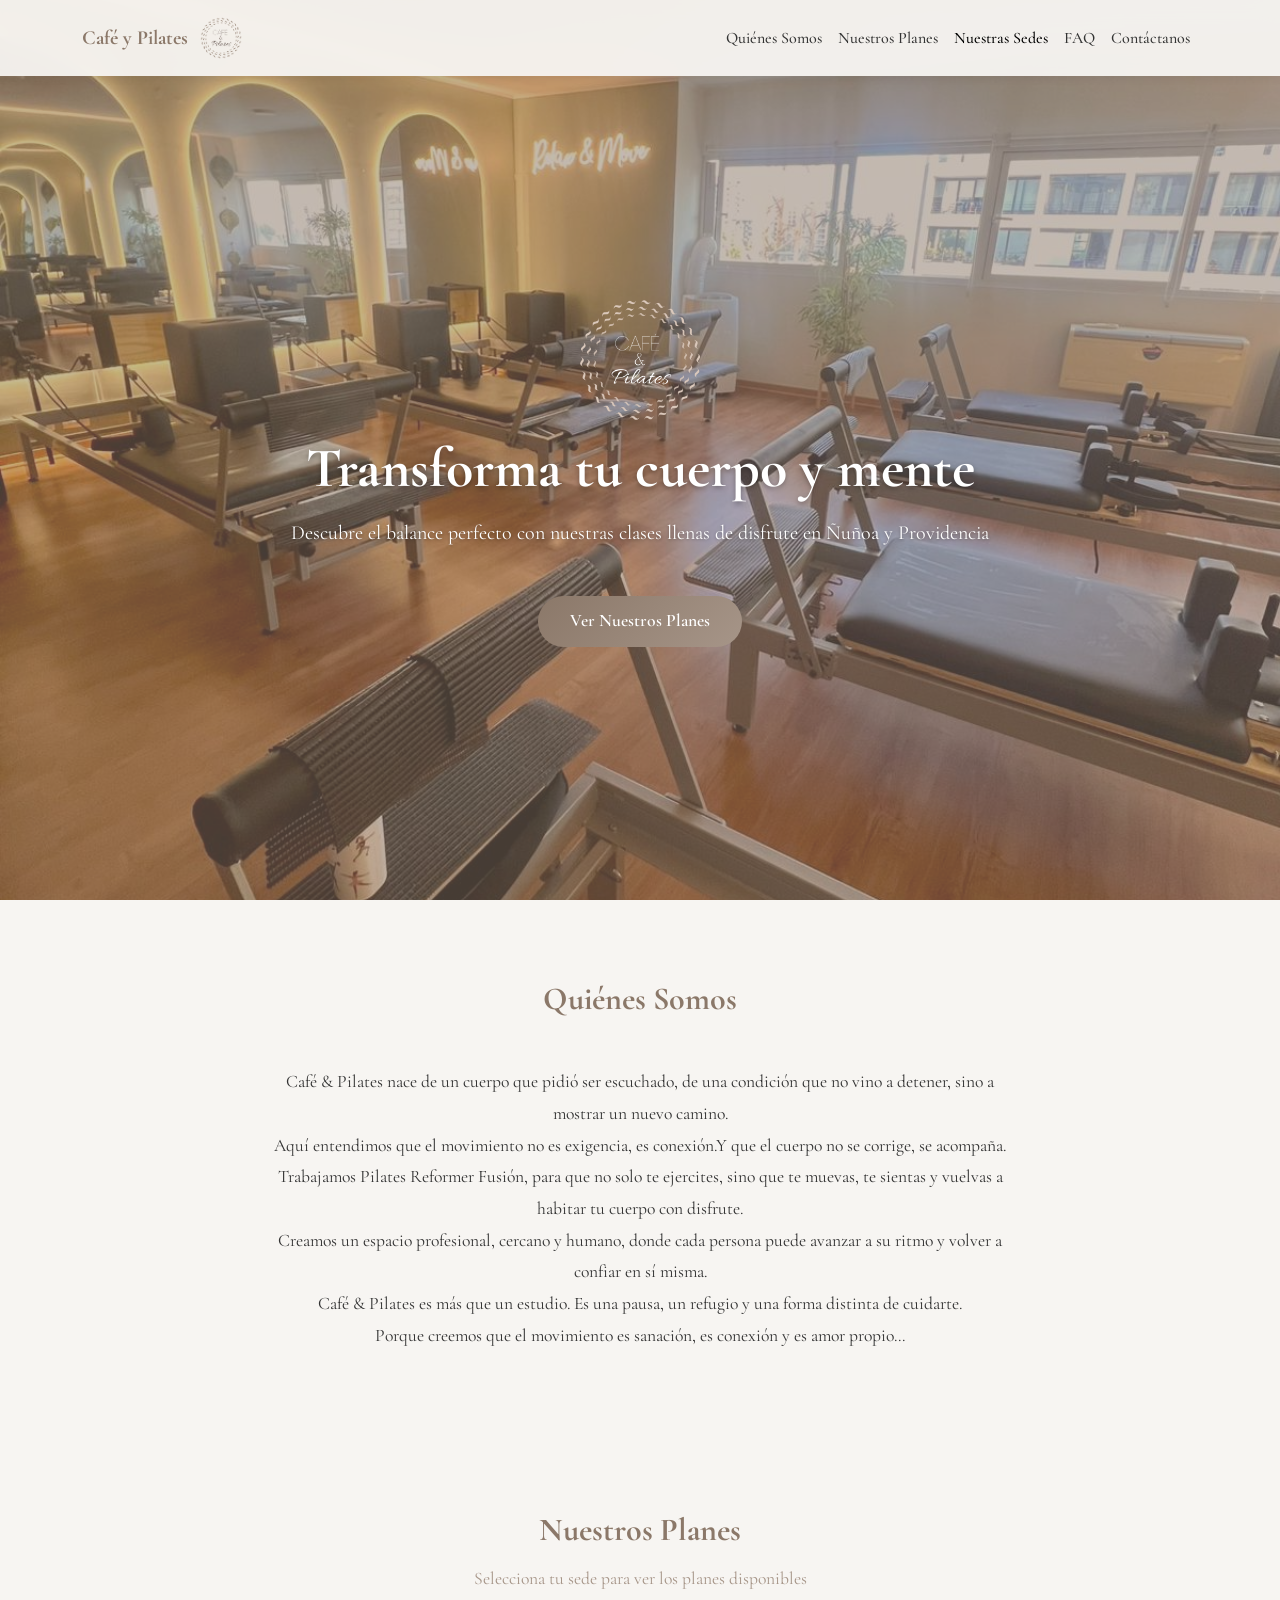
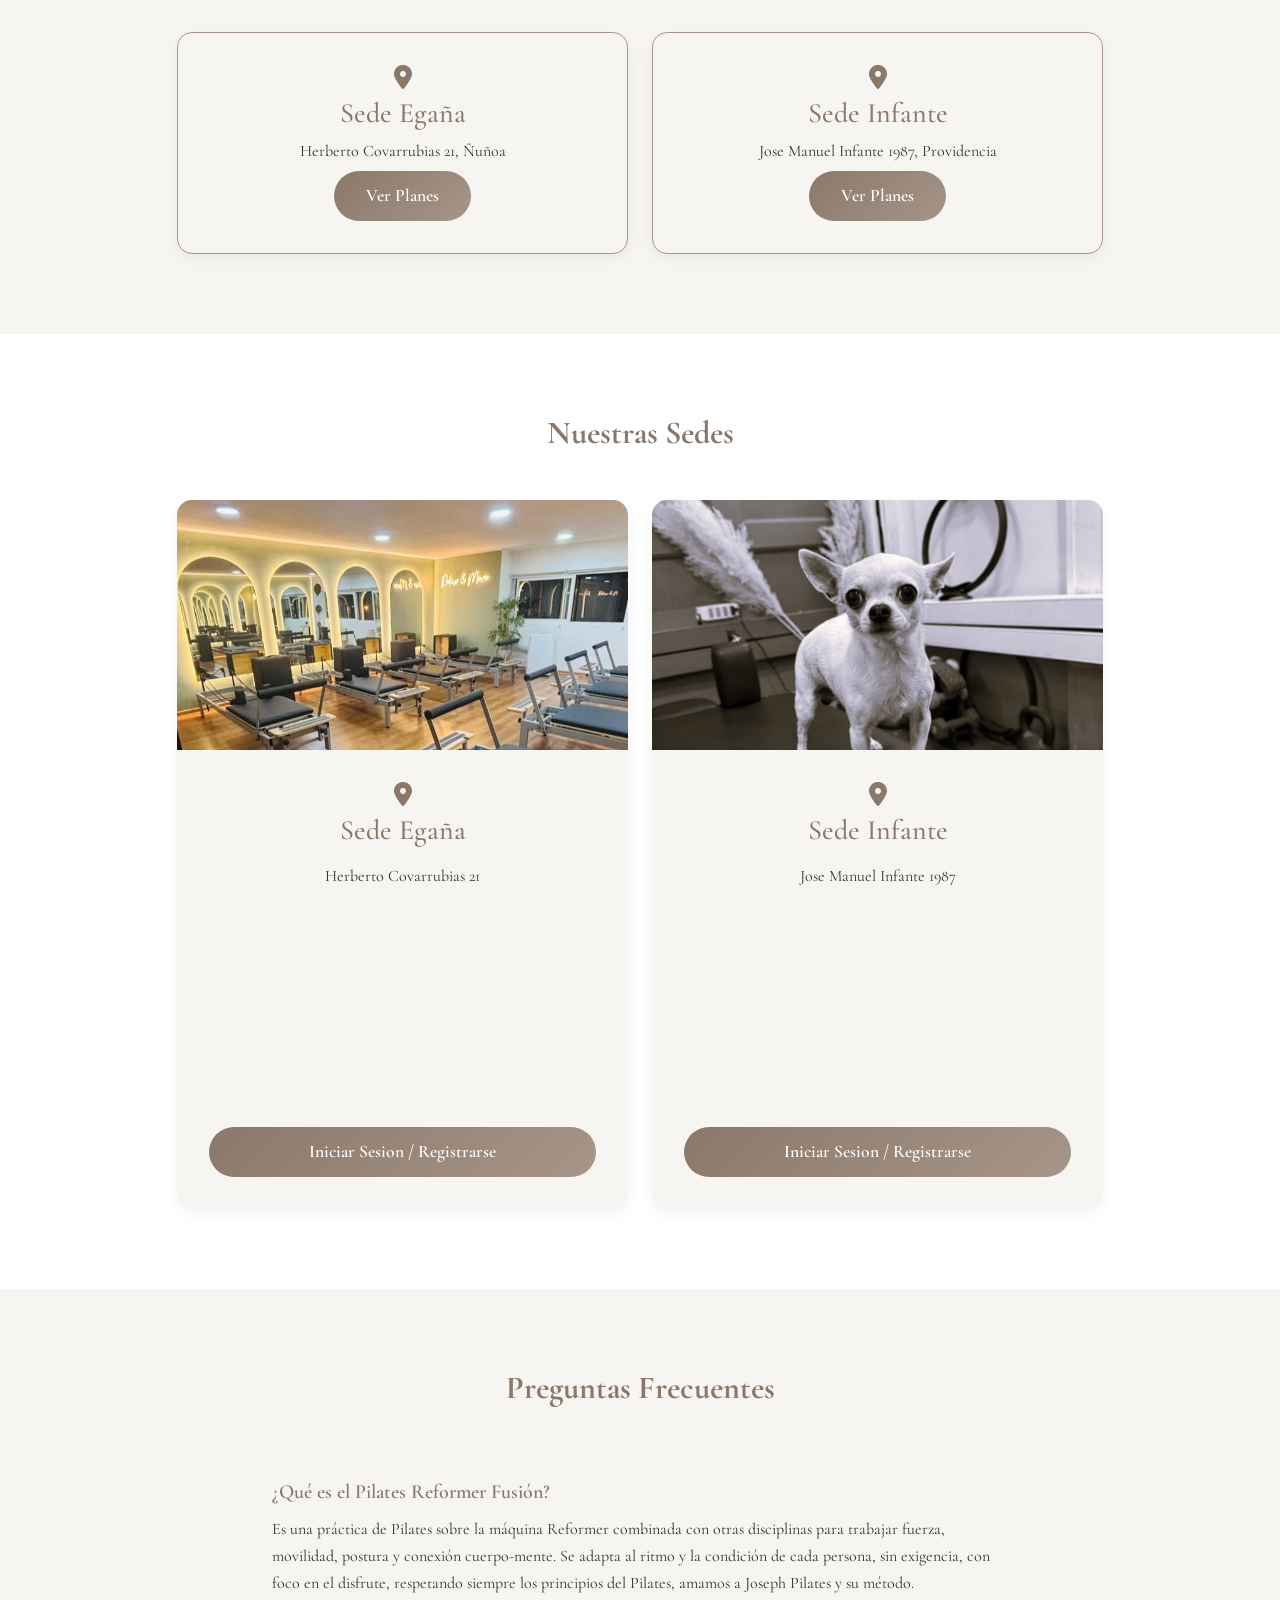
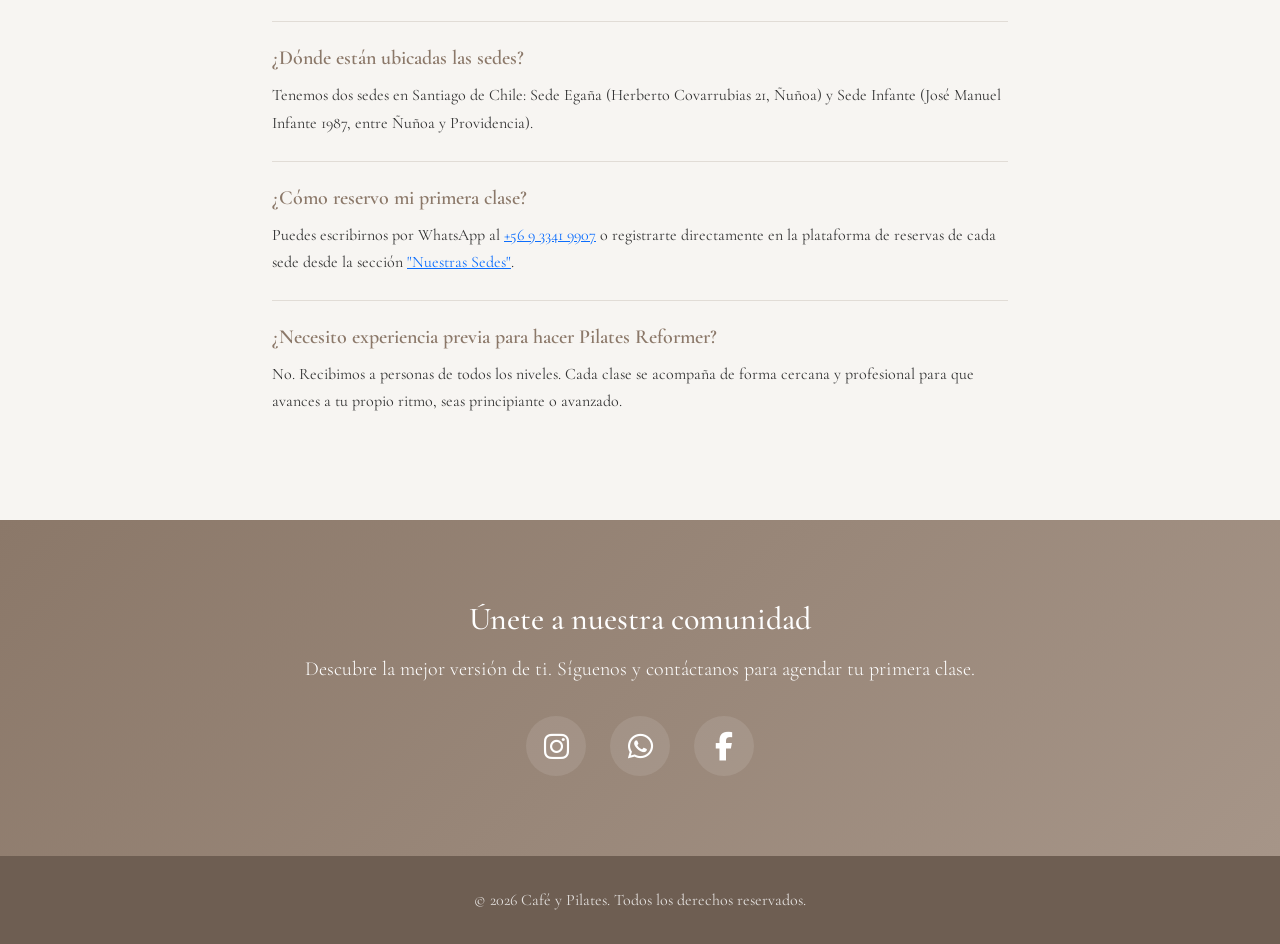
<file: cafe-pilates-landing-page/src/index.html>
<!DOCTYPE html>
<html lang="es">

<head>
    <meta charset="UTF-8">
    <meta name="viewport" content="width=device-width, initial-scale=1.0">
    <title>Clases de Pilates Reformer en Santiago | Café y Pilates</title>

    <!-- Meta SEO Básico -->
    <meta name="description"
        content="Descubre el equilibrio con clases de Pilates Reformer en Café y Pilates. Sedes ubicadas en Ñuñoa (Egaña) y Providencia (Infante). ¡Reserva tu clase hoy!">
    <meta name="keywords"
        content="pilates reformer, clases de pilates, pilates santiago, pilates providencia, pilates ñuñoa, estudio de pilates, bienestar, salud">
    <meta name="robots" content="index, follow">
    <meta name="author" content="Café y Pilates">
    <meta name="theme-color" content="#8b7869">

    <!-- Open Graph / Redes Sociales (Facebook, WhatsApp, etc) -->
    <meta property="og:type" content="website">
    <meta property="og:locale" content="es_CL">
    <meta property="og:site_name" content="Café y Pilates">
    <meta property="og:title" content="Café y Pilates | Estudio de Pilates Reformer">
    <meta property="og:description"
        content="Transforma tu cuerpo y mente con nuestras clases de Pilates Reformer en Ñuñoa y Providencia.">
    <!-- Reemplaza la URL por tu dominio real -->
    <meta property="og:url" content="https://www.cafeypilates.cl/">
    <!-- TODO: subir una imagen real de portada 1200x630 a assets/img/og-cover.jpg -->
    <meta property="og:image" content="https://www.cafeypilates.cl/assets/img/og-cover.jpg">
    <meta property="og:image:width" content="1200">
    <meta property="og:image:height" content="630">

    <!-- Twitter Cards -->
    <meta name="twitter:card" content="summary_large_image">
    <meta name="twitter:title" content="Café y Pilates | Pilates Reformer en Santiago">
    <meta name="twitter:description"
        content="Clases de Pilates Reformer en Ñuñoa (Egaña) y Providencia (Infante). ¡Reserva tu clase hoy!">
    <meta name="twitter:image" content="https://www.cafeypilates.cl/assets/img/og-cover.jpg">

    <link rel="icon" type="image/png" href="assets/img/logo-brown-bg.png">
    <!-- Define la URL canónica -->
    <link rel="canonical" href="https://www.cafeypilates.cl/">

    <!-- Google Fonts -->
    <link rel="preconnect" href="https://fonts.googleapis.com">
    <link rel="preconnect" href="https://fonts.gstatic.com" crossorigin>
    <link href="https://fonts.googleapis.com/css2?family=Cormorant+Garamond:wght@300;400;500;600;700&display=swap"
        rel="stylesheet">

    <!-- Bootstrap 5.3 CSS -->
    <link href="https://cdn.jsdelivr.net/npm/bootstrap@5.3.3/dist/css/bootstrap.min.css" rel="stylesheet">

    <!-- Font Awesome -->
    <link rel="stylesheet" href="https://cdnjs.cloudflare.com/ajax/libs/font-awesome/6.4.0/css/all.min.css">

    <!-- Custom CSS -->
    <link rel="stylesheet" href="css/reset.css?v=1.1">
    <link rel="stylesheet" href="css/variables.css?v=1.1">
    <link rel="stylesheet" href="css/style.css?v=1.14">
    <script>
        !function(f,b,e,v,n,t,s)
        {if(f.fbq)return;n=f.fbq=function(){n.callMethod?
        n.callMethod.apply(n,arguments):n.queue.push(arguments)};
        if(!f._fbq)f._fbq=n;n.push=n;n.loaded=!0;n.version='2.0';
        n.queue=[];t=b.createElement(e);t.async=!0;
        t.src=v;s=b.getElementsByTagName(e)[0];
        s.parentNode.insertBefore(t,s)}(window, document,'script',
        'https://connect.facebook.net/en_US/fbevents.js');
        fbq('init', '359801998736658');
        fbq('track', 'PageView');
    </script>
    <noscript><img height="1" width="1" style="display:none" src="https://www.facebook.com/tr?id=359801998736658&ev=PageView&noscript=1"/>
    </noscript>
</head>

<body data-bs-spy="scroll" data-bs-target="#mainNavbar" data-bs-root-margin="0px 0px -40%" data-bs-smooth-scroll="true"
    tabindex="0">

    <!-- Navigation -->
    <nav id="mainNavbar" class="navbar navbar-expand-lg navbar-custom fixed-top">
        <div class="container">
            <a class="navbar-brand fw-bold d-flex align-items-center" href="#inicio" style="color: var(--primary-color);">
                Café y Pilates
                <img src="assets/img/logo-for-light-bg.png" alt="Café y Pilates Logo" height="50" class="ms-2">
            </a>
            <button class="navbar-toggler border-0 shadow-none" type="button" data-bs-toggle="collapse"
                data-bs-target="#navbarNav" aria-controls="navbarNav" aria-expanded="false"
                aria-label="Toggle navigation">
                <i class="fa-solid fa-bars" style="color: var(--primary-color); font-size: 1.5rem;"></i>
            </button>
            <div class="collapse navbar-collapse" id="navbarNav">
                <ul class="navbar-nav ms-auto">
                    <li class="nav-item">
                        <a class="nav-link" href="#nosotros">Quiénes Somos</a>
                    </li>
                    <li class="nav-item">
                        <a class="nav-link" href="#planes">Nuestros Planes</a>
                    </li>
                    <li class="nav-item">
                        <a class="nav-link" href="#sedes">Nuestras Sedes</a>
                    </li>
                    <li class="nav-item">
                        <a class="nav-link" href="#faq">FAQ</a>
                    </li>
                    <li class="nav-item">
                        <a class="nav-link" href="#contacto">Contáctanos</a>
                    </li>
                </ul>
            </div>
        </div>
    </nav>

    <!-- Hero Section -->
    <section class="hero" id="inicio">
        <div class="container">
            <!-- Logon overlaying the hero image -->
            <img src="assets/img/logo-dark-for-bg.png" alt="Café y Pilates Logo" class="hero-logo"
                width="400" height="150"
                onerror="this.onerror=null; this.src='https://placehold.co/400x150/ffffff/8b7869?text=Cafe+y+Pilates';">

            <h1>Transforma tu cuerpo y mente</h1>
            <p>Descubre el balance perfecto con nuestras clases llenas de disfrute en Ñuñoa y Providencia</p>
            <a href="#planes" class="btn btn-primary-custom mt-3">Ver Nuestros Planes</a>
        </div>
    </section>

    <!-- Quiénes Somos -->
    <section id="nosotros" class="fade-in-section">
        <div class="container">
            <h2 class="section-title">Quiénes Somos</h2>
            <div class="row justify-content-center">
                <div class="col-lg-8 text-center about-text">
                    <p>Café & Pilates nace de un cuerpo que pidió ser escuchado, de una condición que no vino a detener,
                        sino a mostrar un nuevo camino.</p>
                    <p>Aquí entendimos que el movimiento no es exigencia, es conexión.Y que el cuerpo no se corrige, se
                        acompaña.</p>
                    <p>Trabajamos Pilates Reformer Fusión, para que no solo te ejercites, sino que te muevas, te sientas
                        y vuelvas a habitar tu cuerpo con disfrute.</p>
                    <p>Creamos un espacio profesional, cercano y humano, donde cada persona puede avanzar a su ritmo y
                        volver a confiar en sí misma.</p>
                    <p>Café & Pilates es más que un estudio. Es una pausa, un refugio y una forma distinta de cuidarte.
                    </p>
                    <p>Porque creemos que el movimiento es sanación, es conexión y es amor propio...</p>
                </div>
            </div>
        </div>
    </section>

    <!-- Nuestros Planes -->
    <section id="planes" class="fade-in-section">
        <div class="container">
            <h2 class="section-title">Nuestros Planes</h2>
            <p class="text-center planes-intro">Selecciona tu sede para ver los planes disponibles</p>
            <div class="row g-4 justify-content-center">
                <!-- Sede Egaña -->
                <div class="col-md-5">
                    <div class="sede-select-card" role="button" data-sede="egana" tabindex="0"
                        aria-label="Ver planes Sede Egaña">
                        <div class="sede-select-content">
                            <i class="fa-solid fa-location-dot"></i>
                            <h3>Sede Egaña</h3>
                            <p>Herberto Covarrubias 21, Ñuñoa</p>
                            <span class="btn btn-primary-custom mt-2">Ver Planes </span>
                        </div>
                    </div>
                </div>
                <!-- Sede Infante -->
                <div class="col-md-5">
                    <div class="sede-select-card" role="button" data-sede="infante" tabindex="0"
                        aria-label="Ver planes Sede Infante">
                        <div class="sede-select-content">
                            <i class="fa-solid fa-location-dot"></i>
                            <h3>Sede Infante</h3>
                            <p>Jose Manuel Infante 1987, Providencia</p>
                            <span class="btn btn-primary-custom mt-2">Ver Planes</span>
                        </div>
                    </div>
                </div>
            </div>
        </div>
    </section>

    <!-- Overlay Planes Sede Infante -->
    <div id="overlay-infante" class="planes-overlay" aria-hidden="true">
        <div class="container planes-overlay-inner">
            <button class="btn-volver" data-close-overlay aria-label="Volver">
                <i class="fa-solid fa-arrow-left me-2"></i>Volver
            </button>
            <h2 class="section-title">Sede Infante</h2>
            <p class="text-center planes-intro mb-4">Jose Manuel Infante 1987, Providencia</p>
            <div class="row g-4 justify-content-center">
                <div class="col-md-4">
                    <div class="plan-card">
                        <h3>4 Clases</h3>
                        <p class="duration">Mensual (31 días) - 4 Clases por mes</p>
                        <div class="plan-price"><span class="new-price">$41.141</span></div>
                        <a href="https://www.webpay.cl/form-pay/401543"
                            class="btn btn-primary-custom w-100" target="_blank"
                            onclick="fbq('track', 'Lead', {value: 41141, currency: 'CLP', content_name: '4 Clases - Sede Infante'});">Elegir Plan</a>
                    </div>
                </div>
                <div class="col-md-4">
                    <div class="plan-card">
                        <div class="badge-top">Popular</div>
                        <h3>8 Clases</h3>
                        <p class="duration">Mensual (31 días) - 8 Clases por mes</p>
                        <div class="plan-price"><span class="new-price">$67.889</span></div>
                        <a href="https://www.webpay.cl/form-pay/401544"
                            class="btn btn-primary-custom w-100" target="_blank"
                            onclick="fbq('track', 'Lead', {value: 67889, currency: 'CLP', content_name: '8 Clases - Sede Infante'});">Elegir Plan</a>
                    </div>
                </div>
                <div class="col-md-4">
                    <div class="plan-card">
                        <h3>12 Clases</h3>
                        <p class="duration">Mensual (31 días) - 12 Clases por mes</p>
                        <div class="plan-price"><span class="new-price">$92.580</span></div>
                        <a href="https://www.webpay.cl/form-pay/401547"
                            class="btn btn-primary-custom w-100" target="_blank"
                            onclick="fbq('track', 'Lead', {value: 92580, currency: 'CLP', content_name: '12 Clases - Sede Infante'});">Elegir Plan</a>
                    </div>
                </div>
            </div>
            <p class="comprobante-banner text-center mt-4" data-sede="Sede Infante">
                Una vez adquirido el Plan, envíanos un mensaje a nuestro
                <a href="https://wa.me/56933419907?text=Hola!%20He%20comprado%20un%20plan%20en%20Sede%20Infante" target="_blank" rel="noopener">Whatsapp</a>
                para activarlo
            </p>
        </div>
    </div>

    <!-- Overlay Planes Sede Egaña -->
    <div id="overlay-egana" class="planes-overlay" aria-hidden="true">
        <div class="container planes-overlay-inner">
            <button class="btn-volver" data-close-overlay aria-label="Volver">
                <i class="fa-solid fa-arrow-left me-2"></i>Volver
            </button>
            <h2 class="section-title">Sede Egaña</h2>
            <p class="text-center planes-intro mb-4">Herberto Covarrubias 21, Ñuñoa</p>
            <div class="row g-4 justify-content-center">
                <div class="col-md-4">
                    <div class="plan-card">
                        <h3>4 Clases</h3>
                        <p class="duration">Mensual (31 días) - 4 Clases por mes</p>
                        <div class="plan-price"><span class="new-price">$41.141</span></div>
                        <a href="https://www.webpay.cl/form-pay/401549"
                            class="btn btn-primary-custom w-100" target="_blank"
                            onclick="fbq('track', 'Lead', {value: 41141, currency: 'CLP', content_name: '4 Clases - Sede Egaña'});">Elegir Plan</a>
                    </div>
                </div>
                <div class="col-md-4">
                    <div class="plan-card">
                        <div class="badge-top">Popular</div>
                        <h3>8 Clases</h3>
                        <p class="duration">Mensual (31 días) - 8 Clases por mes</p>
                        <div class="plan-price"><span class="new-price">$72.004</span></div>
                        <a href="https://www.webpay.cl/form-pay/401550"
                            class="btn btn-primary-custom w-100" target="_blank"
                            onclick="fbq('track', 'Lead', {value: 72004, currency: 'CLP', content_name: '8 Clases - Sede Egaña'});">Elegir Plan</a>
                    </div>
                </div>
                <div class="col-md-4">
                    <div class="plan-card">
                        <h3>12 Clases</h3>
                        <p class="duration">Mensual (31 días) - 12 Clases por mes</p>
                        <div class="plan-price"><span class="new-price">$99.781</span></div>
                        <a href="https://www.webpay.cl/form-pay/401553"
                            class="btn btn-primary-custom w-100" target="_blank"
                            onclick="fbq('track', 'Lead', {value: 99781, currency: 'CLP', content_name: '12 Clases - Sede Egaña'});">Elegir Plan</a>
                    </div>
                </div>
            </div>
            <p class="comprobante-banner text-center mt-4" data-sede="Sede Egaña">
                Una vez adquirido el Plan, envíanos un mensaje a nuestro
                <a href="https://wa.me/56933419907?text=Hola!%20He%20comprado%20un%20plan%20en%20Sede%20Ega%C3%B1a" target="_blank" rel="noopener">Whatsapp</a>
                para activarlo
            </p>
        </div>
    </div>
    <!-- Nuestras Sedes -->
    <section id="sedes" class="features">
        <div class="container">
            <h2 class="section-title">Nuestras Sedes</h2>
            <div class="row g-4 justify-content-center">
                <!-- Sede Egaña -->
                <div class="col-md-6 col-lg-5">
                    <div class="feature-card">
                        <img src="assets/img/sede-egana.jpeg" alt="Sala de Pilates Reformer en Sede Egaña, Ñuñoa" loading="lazy" width="600" height="400">
                        <div class="feature-card-content">
                            <i class="fa-solid fa-location-dot"></i>
                            <h3>Sede Egaña</h3>
                            <p class="mb-3">Herberto Covarrubias 21</p>
                            <div class="map-container"
                                style="border-radius: 10px; overflow: hidden; padding-bottom: 1rem;">
                                <iframe
                                    src="https://maps.google.com/maps?q=Herberto%20Covarrubias%2021,%20%C3%91u%C3%B1oa,%20Chile&t=&z=15&ie=UTF8&iwloc=&output=embed"
                                    width="100%" height="200" style="border:0;" allowfullscreen="" loading="lazy"
                                    referrerpolicy="no-referrer-when-downgrade"></iframe>
                            </div>
                            <a href="https://web.bewe.co/cafeypilatesegana/login" class="btn btn-primary-custom w-100"
                                style="font-size: 1.1rem;">Iniciar Sesion /
                                Registrarse</a>
                        </div>
                    </div>
                </div>
                <!-- Sede Infante -->
                <div class="col-md-6 col-lg-5">
                    <div class="feature-card">
                        <img src="assets/img/sede-infante.jpeg" alt="Sala de Pilates Reformer en Sede Infante, Providencia" loading="lazy" width="600" height="400">
                        <div class="feature-card-content">
                            <i class="fa-solid fa-location-dot"></i>
                            <h3>Sede Infante</h3>
                            <p class="mb-3">Jose Manuel Infante 1987</p>
                            <div class="map-container"
                                style="border-radius: 10px; overflow: hidden; padding-bottom: 1rem;">
                                <iframe
                                    src="https://maps.google.com/maps?q=Jose%20Manuel%20Infante%201987,%20Providencia,%20Chile&t=&z=15&ie=UTF8&iwloc=&output=embed"
                                    width="100%" height="200" style="border:0;" allowfullscreen="" loading="lazy"
                                    referrerpolicy="no-referrer-when-downgrade"></iframe>
                            </div>
                            <a href="https://web.bewe.co/cafeypilatesinfante/login" class="btn btn-primary-custom w-100"
                                style="font-size: 1.1rem;">Iniciar Sesion /
                                Registrarse</a>
                        </div>
                    </div>
                </div>
            </div>
        </div>
    </section>

    <!-- Preguntas Frecuentes -->
    <section id="faq" class="fade-in-section">
        <div class="container">
            <h2 class="section-title">Preguntas Frecuentes</h2>
            <div class="row justify-content-center">
                <div class="col-lg-8 faq-list">
                    <div class="faq-item">
                        <h3>¿Qué es el Pilates Reformer Fusión?</h3>
                        <p>Es una práctica de Pilates sobre la máquina Reformer combinada con otras disciplinas
                            para trabajar fuerza, movilidad, postura y conexión cuerpo-mente. Se adapta al ritmo
                            y la condición de cada persona, sin exigencia, con foco en el disfrute, 
                            respetando siempre los principios del Pilates, amamos a Joseph Pilates y su método.</p>
                    </div>
                    <div class="faq-item">
                        <h3>¿Dónde están ubicadas las sedes?</h3>
                        <p>Tenemos dos sedes en Santiago de Chile: Sede Egaña (Herberto Covarrubias 21, Ñuñoa)
                            y Sede Infante (José Manuel Infante 1987, entre Ñuñoa y Providencia).</p>
                    </div>
                    <div class="faq-item">
                        <h3>¿Cómo reservo mi primera clase?</h3>
                        <p>Puedes escribirnos por WhatsApp al <a href="https://wa.me/56933419907" target="_blank" rel="noopener">+56 9 3341 9907</a> o registrarte directamente en la
                            plataforma de reservas de cada sede desde la sección <a href="#sedes">"Nuestras Sedes"</a>.</p>
                    </div>
                    <div class="faq-item">
                        <h3>¿Necesito experiencia previa para hacer Pilates Reformer?</h3>
                        <p>No. Recibimos a personas de todos los niveles. Cada clase se acompaña de forma cercana
                            y profesional para que avances a tu propio ritmo, seas principiante o avanzado.</p>
                    </div>
                </div>
            </div>
        </div>
    </section>

    <!-- Contáctanos (CTA Final) -->
    <section id="contacto" class="cta-final fade-in-section">
        <div class="container">
            <h2>Únete a nuestra comunidad</h2>
            <p class="mt-3 lead text-white">Descubre la mejor versión de ti. Síguenos y contáctanos para agendar tu
                primera clase.</p>

            <div class="social-links">
                <a href="https://www.instagram.com/cafeypilates/" target="_blank" class="social-link"
                    aria-label="Instagram">
                    <i class="fa-brands fa-instagram"></i>
                </a>
                <a href="https://wa.me/56933419907" target="_blank" class="social-link" aria-label="WhatsApp">
                    <i class="fa-brands fa-whatsapp"></i>
                </a>
                <a href="https://www.facebook.com/cafeypilates" target="_blank" class="social-link"
                    aria-label="Facebook">
                    <i class="fa-brands fa-facebook-f"></i>
                </a>
            </div>
        </div>
    </section>

    <!-- Footer -->
    <footer>
        <div class="container">
            <p class="mb-0">&copy; 2026 Café y Pilates. Todos los derechos reservados.</p>
        </div>
    </footer>

    <!-- Bootstrap 5.3 JS Bundle -->
    <script src="https://cdn.jsdelivr.net/npm/bootstrap@5.3.3/dist/js/bootstrap.bundle.min.js"></script>

    <!-- Custom JS -->
    <script src="js/main.js?v=1.4"></script>

    <!-- Schema de Negocio Local -->
    <script type="application/ld+json">
    {
      "@context": "https://schema.org",
      "@type": "HealthClub",
      "@id": "https://www.cafeypilates.cl/#organizacion",
      "name": "Café y Pilates",
      "image": "https://www.cafeypilates.cl/assets/img/logo-brown-bg.png",
      "logo": "https://www.cafeypilates.cl/assets/img/logo-brown-bg.png",
      "url": "https://www.cafeypilates.cl/",
      "telephone": "+56933419907",
      "priceRange": "$$",
      "currenciesAccepted": "CLP",
      "description": "Estudio de Pilates Reformer Fusión con sedes en Ñuñoa (Egaña) y Providencia (Infante), Santiago de Chile.",
      "sameAs": [
        "https://www.instagram.com/cafeypilates/",
        "https://www.facebook.com/cafeypilates"
      ],
      "department": [
        {
          "@type": "HealthClub",
          "name": "Café y Pilates - Sede Egaña",
          "telephone": "+56933419907",
          "url": "https://web.bewe.co/cafeypilatesegana/login",
          "address": {
            "@type": "PostalAddress",
            "streetAddress": "Herberto Covarrubias 21",
            "addressLocality": "Ñuñoa",
            "addressRegion": "Región Metropolitana",
            "addressCountry": "CL"
          },
          "geo": { "@type": "GeoCoordinates", "latitude": "-33.4569", "longitude": "-70.5979" },
          "openingHoursSpecification": [{
            "@type": "OpeningHoursSpecification",
            "dayOfWeek": ["Monday","Tuesday","Wednesday","Thursday","Friday"],
            "opens": "07:00",
            "closes": "21:00"
          }]
        },
        {
          "@type": "HealthClub",
          "name": "Café y Pilates - Sede Infante",
          "telephone": "+56933419907",
          "url": "https://web.bewe.co/cafeypilatesinfante/login",
          "address": {
            "@type": "PostalAddress",
            "streetAddress": "José Manuel Infante 1987",
            "addressLocality": "Providencia",
            "addressRegion": "Región Metropolitana",
            "addressCountry": "CL"
          },
          "geo": { "@type": "GeoCoordinates", "latitude": "-33.4372", "longitude": "-70.6178" },
          "openingHoursSpecification": [{
            "@type": "OpeningHoursSpecification",
            "dayOfWeek": ["Monday","Tuesday","Wednesday","Thursday","Friday"],
            "opens": "07:00",
            "closes": "21:00"
          }]
        }
      ],
      "makesOffer": [
        { "@type": "Offer", "name": "Plan 4 Clases - Sede Infante", "price": "41141", "priceCurrency": "CLP", "category": "Mensual" },
        { "@type": "Offer", "name": "Plan 8 Clases - Sede Infante", "price": "67889", "priceCurrency": "CLP", "category": "Mensual" },
        { "@type": "Offer", "name": "Plan 12 Clases - Sede Infante", "price": "92580", "priceCurrency": "CLP", "category": "Mensual" },
        { "@type": "Offer", "name": "Plan 4 Clases - Sede Egaña", "price": "41141", "priceCurrency": "CLP", "category": "Mensual" },
        { "@type": "Offer", "name": "Plan 8 Clases - Sede Egaña", "price": "72004", "priceCurrency": "CLP", "category": "Mensual" },
        { "@type": "Offer", "name": "Plan 12 Clases - Sede Egaña", "price": "99781", "priceCurrency": "CLP", "category": "Mensual" }
      ]
    }
    </script>

    <!-- Schema de Preguntas Frecuentes (FAQ) -->
    <script type="application/ld+json">
    {
      "@context": "https://schema.org",
      "@type": "FAQPage",
      "mainEntity": [
        {
          "@type": "Question",
          "name": "¿Qué es el Pilates Reformer Fusión?",
          "acceptedAnswer": {
            "@type": "Answer",
            "text": "Es una práctica de Pilates sobre la máquina Reformer combinada con otras disciplinas para trabajar fuerza, movilidad, postura y conexión cuerpo-mente, adaptándose al ritmo y la condición de cada persona."
          }
        },
        {
          "@type": "Question",
          "name": "¿Dónde están ubicadas las sedes?",
          "acceptedAnswer": {
            "@type": "Answer",
            "text": "Tenemos dos sedes en Santiago de Chile: Sede Egaña (Herberto Covarrubias 21, Ñuñoa) y Sede Infante (José Manuel Infante 1987, Providencia)."
          }
        },
        {
          "@type": "Question",
          "name": "¿Cuánto cuestan las clases de Pilates?",
          "acceptedAnswer": {
            "@type": "Answer",
            "text": "Ofrecemos planes mensuales desde $41.141 (4 clases) hasta $99.781 (12 clases), según la sede."
          }
        },
        {
          "@type": "Question",
          "name": "¿Cómo reservo mi primera clase?",
          "acceptedAnswer": {
            "@type": "Answer",
            "text": "Puedes escribirnos por WhatsApp al +56 9 3341 9907 o registrarte directamente en la plataforma de reservas de cada sede."
          }
        },
        {
          "@type": "Question",
          "name": "¿Necesito experiencia previa para hacer Pilates Reformer?",
          "acceptedAnswer": {
            "@type": "Answer",
            "text": "No. Recibimos a personas de todos los niveles y cada clase se acompaña de forma cercana y profesional para que avances a tu propio ritmo."
          }
        }
      ]
    }
    </script>
</body>

</html>
</file>
<file: cafe-pilates-landing-page/src/css/variables.css>
/* CSS Variables for Cafe y Pilates */
:root {
  --primary-color: #8b7869;
  --primary-light: #a69588;
  --primary-dark: #6e5e52;
  --primary-gradient: linear-gradient(135deg, #8b7869 0%, #a69588 100%);
  --secondary-color: #f7f5f2;
  --text-main: #333333;
  --text-light: #ffffff;
  --spacing-unit: 1rem;
  --transition-speed: 0.3s;
  
  /* Bootstrap overrides for typography */
  --bs-body-font-family: 'Cormorant Garamond', serif;
  --bs-heading-font-family: 'Cormorant Garamond', serif;
  --bs-body-line-height: var(--bs-body-font-family);
  --bs-btn-font-family: 'Cormorant Garamond', serif;
}
</file>
<file: cafe-pilates-landing-page/src/css/style.css>
body,
h1,
h2,
h3,
h4,
h5,
h6,
p,
a,
button,
.nav-link,
.btn,
.btn-primary-custom {
  font-family: 'Cormorant Garamond', serif !important;
}

body {
  color: var(--text-main);
  background-color: var(--secondary-color);
  overflow-x: hidden;
}

/* Navbar */
.navbar-custom {
  background-color: rgba(247, 245, 242, 0.95);
  backdrop-filter: blur(10px);
  box-shadow: 0 2px 10px rgba(0, 0, 0, 0.05);
}

.navbar-custom .nav-link {
  color: var(--text-main);
  font-weight: 500;
  transition: color var(--transition-speed) ease;
}

.navbar-custom .nav-link:hover,
.navbar-custom .nav-link:focus {
  color: var(--primary-color);
}

/* Hero Section */
.hero {
  position: relative;
  height: 100vh;
  display: flex;
  align-items: center;
  justify-content: center;
  text-align: center;
  background-color: transparent;
  background-image: url('../assets/img/bg-image.jpeg');
  background-position: center;
  background-size: cover;
  background-repeat: no-repeat;
  color: var(--text-light);
}

.hero::before {
  content: '';
  position: absolute;
  top: 0;
  left: 0;
  right: 0;
  bottom: 0;
  background: rgba(139, 120, 105, 0.5);
  /* Primary color overlay */
}

.hero .container {
  position: relative;
  z-index: 2;
  display: flex;
  flex-direction: column;
  align-items: center;
}

.hero-logo {
  max-width: 150px;
  margin-top: 2rem;
  animation: fadeInDown 1s ease;
}

.hero h1 {
  font-size: 3.5rem;
  font-weight: 700;
  margin-bottom: 1rem;
  text-shadow: 0 2px 5px rgba(0, 0, 0, 0.3);
}

.hero p {
  font-size: 1.25rem;
  margin-bottom: 2rem;
  text-shadow: 0 1px 3px rgba(0, 0, 0, 0.3);
}

.btn-primary-custom {
  background: var(--primary-gradient);
  border: none;
  color: #fff;
  padding: 0.75rem 2rem;
  font-size: 1.1rem;
  border-radius: 50px;
  transition: transform var(--transition-speed) ease, box-shadow var(--transition-speed) ease;
  font-weight: 600;
}

.btn-primary-custom:hover,
.btn-primary-custom:focus {
  transform: translateY(-3px);
  box-shadow: 0 10px 20px rgba(139, 120, 105, 0.4);
  color: #fff;
}

/* Base Sections */
section {
  padding: 5rem 0;
}

.section-title {
  text-align: center;
  color: var(--primary-color);
  margin-bottom: 3rem;
  font-weight: 700;
}

/* Quienes Somos */
.about-text {
  font-size: 1.1rem;
  line-height: 1.8;
  color: var(--text-main);
}

/* Preguntas Frecuentes (FAQ) */
.faq-item {
  border-bottom: 1px solid rgba(139, 120, 105, 0.2);
  padding: 1.5rem 0;
}

.faq-item:last-child {
  border-bottom: none;
}

.faq-item h3 {
  color: var(--primary-color);
  font-weight: 600;
  font-size: 1.25rem;
  margin-bottom: 0.75rem;
}

.faq-item p {
  color: var(--text-main);
  line-height: 1.7;
  margin-bottom: 0;
}

/* Sedes (Features Grid) */
.features {
  background-color: #fff;
}

.feature-card {
  background: var(--secondary-color);
  border-radius: 15px;
  overflow: hidden;
  box-shadow: 0 5px 15px rgba(0, 0, 0, 0.05);
  transition: transform var(--transition-speed) ease, box-shadow var(--transition-speed) ease;
  height: 100%;
}

.feature-card:hover {
  transform: translateY(-5px);
  box-shadow: 0 15px 30px rgba(139, 120, 105, 0.15);
}

.feature-card img {
  width: 100%;
  height: 250px;
  object-fit: cover;
}

.feature-card-content {
  padding: 2rem;
  text-align: center;
}

.feature-card-content h3 {
  color: var(--primary-color);
  margin-bottom: 1rem;
}

.feature-card-content p {
  color: var(--text-main);
  margin-bottom: 0;
}

.feature-card-content i {
  color: var(--primary-color);
  font-size: 1.5rem;
  margin-bottom: 0.5rem;
}

/* Planes — Selección de sede */
.planes-intro {
  color: var(--primary-light);
  font-size: 1.1rem;
  margin-top: -2rem;
  margin-bottom: 2.5rem;
}

.sede-select-card {
  background: var(--secondary-color);
  border-radius: 15px;
  overflow: hidden;
  box-shadow: 0 5px 15px rgba(0, 0, 0, 0.05);
  border: 1px solid var(--primary-light);
  transition: transform var(--transition-speed) ease, box-shadow var(--transition-speed) ease, border-color var(--transition-speed) ease;
  cursor: pointer;
  height: 100%;
}

.sede-select-card:hover,
.sede-select-card:focus {
  transform: translateY(-6px);
  box-shadow: 0 20px 40px rgba(139, 120, 105, 0.15);
  border-color: var(--primary-color);
  outline: none;
}

.sede-select-card img {
  width: 100%;
  height: 250px;
  object-fit: cover;
  display: block;
}

.sede-select-content {
  padding: 2rem;
  text-align: center;
}

.sede-select-content i {
  color: var(--primary-color);
  font-size: 1.5rem;
  margin-bottom: 0.5rem;
}

.sede-select-content h3 {
  color: var(--primary-color);
  margin-bottom: 0.5rem;
}

.sede-select-content p {
  color: var(--text-main);
  margin-bottom: 0;
}

/* Planes — Overlay de precios */
.planes-overlay {
  position: fixed;
  inset: 0;
  z-index: 900;
  background-color: var(--secondary-color);
  overflow-y: auto;
  padding-top: 80px; /* altura navbar */
  transform: translateY(100%);
  transition: transform 0.45s cubic-bezier(0.4, 0, 0.2, 1);
  visibility: hidden;
}

.planes-overlay.is-open,
.planes-overlay.is-closing {
  visibility: visible;
}

.planes-overlay.is-open {
  transform: translateY(0);
}

.planes-overlay-inner {
  padding-top: 3rem;
  padding-bottom: 5rem;
}

.btn-volver {
  display: inline-flex;
  align-items: center;
  background: none;
  border: none;
  color: var(--primary-color);
  font-family: 'Cormorant Garamond', serif;
  font-size: 1.1rem;
  font-weight: 600;
  padding: 0;
  margin-bottom: 2.5rem;
  cursor: pointer;
  transition: opacity var(--transition-speed) ease;
}

.btn-volver:hover {
  opacity: 0.7;
}

/* Planes — Tarjetas de plan */
.plan-card {
  background: #fff;
  border: 1px solid var(--primary-light);
  border-radius: 15px;
  padding: 2.5rem 2rem;
  text-align: center;
  transition: all var(--transition-speed) ease;
  height: 100%;
  position: relative;
  overflow: hidden;
}

.plan-card:hover {
  transform: scale(1.05);
  border-color: var(--primary-color);
  box-shadow: 0 20px 40px rgba(139, 120, 105, 0.1);
}

.plan-card .badge-top {
  position: absolute;
  top: 15px;
  right: -35px;
  background: var(--primary-color);
  color: white;
  padding: 5px 40px;
  transform: rotate(45deg);
  font-size: 0.8rem;
  font-weight: bold;
}

.plan-card h3 {
  color: var(--primary-color);
  font-size: 1.5rem;
  margin-bottom: 0.5rem;
}

.plan-card .duration {
  color: var(--primary-light);
  font-size: 0.9rem;
  margin-bottom: 1.5rem;
}

.plan-price {
  margin-bottom: 2rem;
}

.plan-price .old-price {
  text-decoration: line-through;
  color: #999;
  font-size: 1rem;
  display: block;
}

.plan-price .new-price {
  font-size: 2.5rem;
  font-weight: 700;
  color: var(--text-main);
}

/* Contáctanos / CTA Final */
.cta-final {
  background: var(--primary-gradient);
  color: #fff;
  text-align: center;
}

.cta-final h2 {
  color: #fff;
}

.social-links {
  display: flex;
  justify-content: center;
  gap: 1.5rem;
  margin-top: 2rem;
}

.social-link {
  display: inline-flex;
  align-items: center;
  justify-content: center;
  width: 60px;
  height: 60px;
  border-radius: 50%;
  background: rgba(255, 255, 255, 0.1);
  color: #fff;
  font-size: 1.8rem;
  transition: all var(--transition-speed) ease;
  text-decoration: none;
}

.social-link:hover,
.social-link:focus {
  background: #fff;
  color: var(--primary-color);
  transform: translateY(-3px);
  box-shadow: 0 10px 20px rgba(0, 0, 0, 0.1);
}

/* Footer */
footer {
  background-color: var(--primary-dark);
  color: rgba(255, 255, 255, 0.8);
  padding: 2rem 0;
  text-align: center;
}

/* Animations */
@keyframes fadeInDown {
  from {
    opacity: 0;
    transform: translateY(-20px);
  }

  to {
    opacity: 1;
    transform: translateY(0);
  }
}

.fade-in-section {
  opacity: 0;
  transform: translateY(20px);
  transition: opacity 0.8s ease-out, transform 0.8s ease-out;
  will-change: opacity, visibility;
}

.fade-in-section.is-visible {
  opacity: 1;
  transform: translateY(0);
}
/* Banner comprobante bajo los planes */
.comprobante-banner {
  display: table;
  margin-left: auto;
  margin-right: auto;
  color: var(--primary-color);
  border: 1.5px solid var(--primary-color);
  border-radius: 8px;
  padding: 0.8rem 1.4rem;
  font-size: 1.25rem;
  font-weight: 700;
}

.comprobante-banner a {
  color: inherit;
  font-weight: 700;
  text-decoration: underline;
}
</file>
